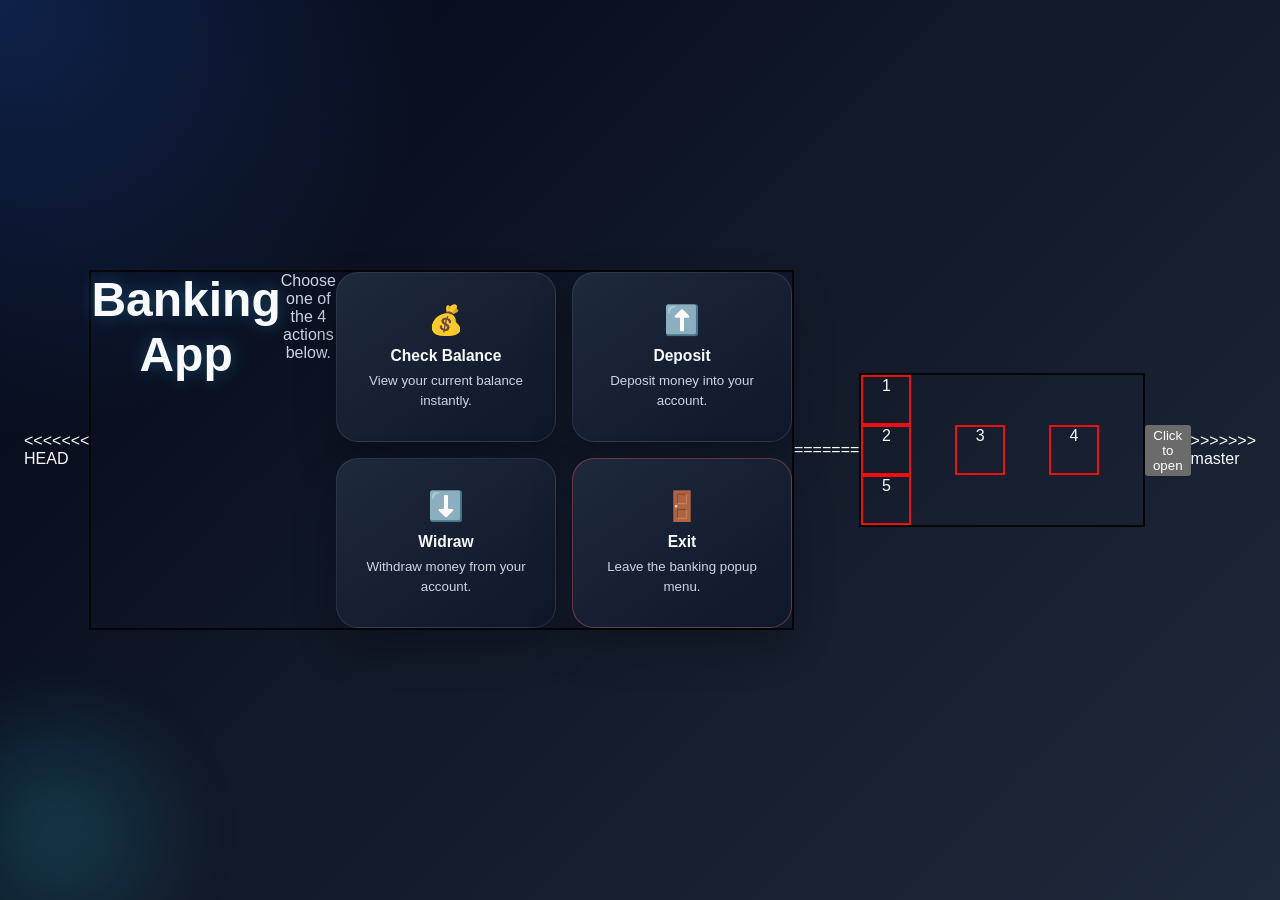
<file: index.html>
<!DOCTYPE html>
<<<<<<< HEAD
<html lang="en">
  <head>
    <meta charset="UTF-8" />
    <meta name="viewport" content="width=device-width, initial-scale=1.0" />
    <title>Banking Popup Website</title>
    <link rel="stylesheet" href="styles.css" />
  </head>
  <body>
    <div class="container">
      <h1>Banking App</h1>
      <p class="subtitle">Choose one of the 4 actions below.</p>

      <div class="card-grid">
        <button type="button" class="feature-card" data-action="checkbalance">
          <span class="icon">💰</span>
          <h3>Check Balance</h3>
          <p>View your current balance instantly.</p>
        </button>

        <button type="button" class="feature-card" data-action="deposit">
          <span class="icon">⬆️</span>
          <h3>Deposit</h3>
          <p>Deposit money into your account.</p>
        </button>

        <button type="button" class="feature-card" data-action="widraw">
          <span class="icon">⬇️</span>
          <h3>Widraw</h3>
          <p>Withdraw money from your account.</p>
        </button>

        <button type="button" class="feature-card exit-card" data-action="exit">
          <span class="icon">🚪</span>
          <h3>Exit</h3>
          <p>Leave the banking popup menu.</p>
        </button>
      </div>
    </div>

    <div class="modal-overlay" id="modalOverlay" hidden>
      <div class="modal-box" role="dialog" aria-modal="true">
        <button class="close-btn" id="closeModal" aria-label="Close">×</button>
        <h2 id="modalTitle">Action</h2>
        <div id="modalContent"></div>
      </div>
    </div>

    <script src="script.js"></script>
  </body>
</html>
=======
<html>
    <head>
        <title> Practice css </title>
      <link rel="stylesheet" href="index2.css">
    </head>
    <body>
<div class ="container">
    <div class="item item1">1</div>
    <div class="item item2">2</div>
    <div class="item item3">3</div>
    <div class="item item4">4</div>
    <div class="item item5">5</div>
</div>
<div class ="button">
<lable>
<button input type ="button"onclick ="window.open('file:///D:/java%20practice/htmlpracticenew.html')">Click to open</button>
</lable>
    </div>
    </body>
</html>
>>>>>>> master
</file>
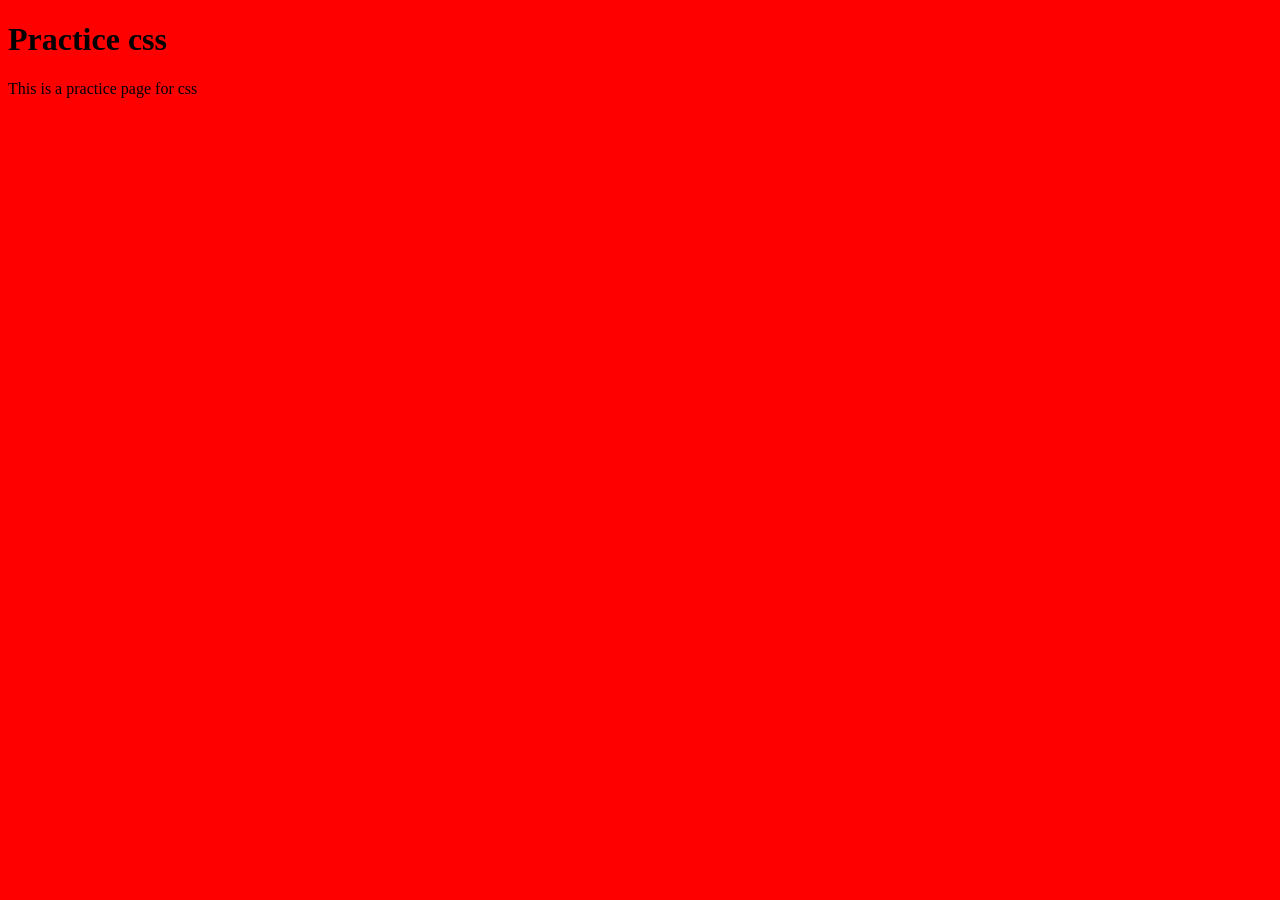
<file: media-query.html>
<!DOCTYPE html>
<html>
    <head>
        <title> Practice css </title>
    </head>
    <body>
        <div class ="container">
            <h1> Practice css </h1>
            <p> This is a practice page for css </p>
        </div>
        <style>
            body{
                background-color: red;
                @media only screen and (max-width: 300px){
                    body{
                        background-color: blue;
                    }
                }
            }
        </style>
</html>
</file>
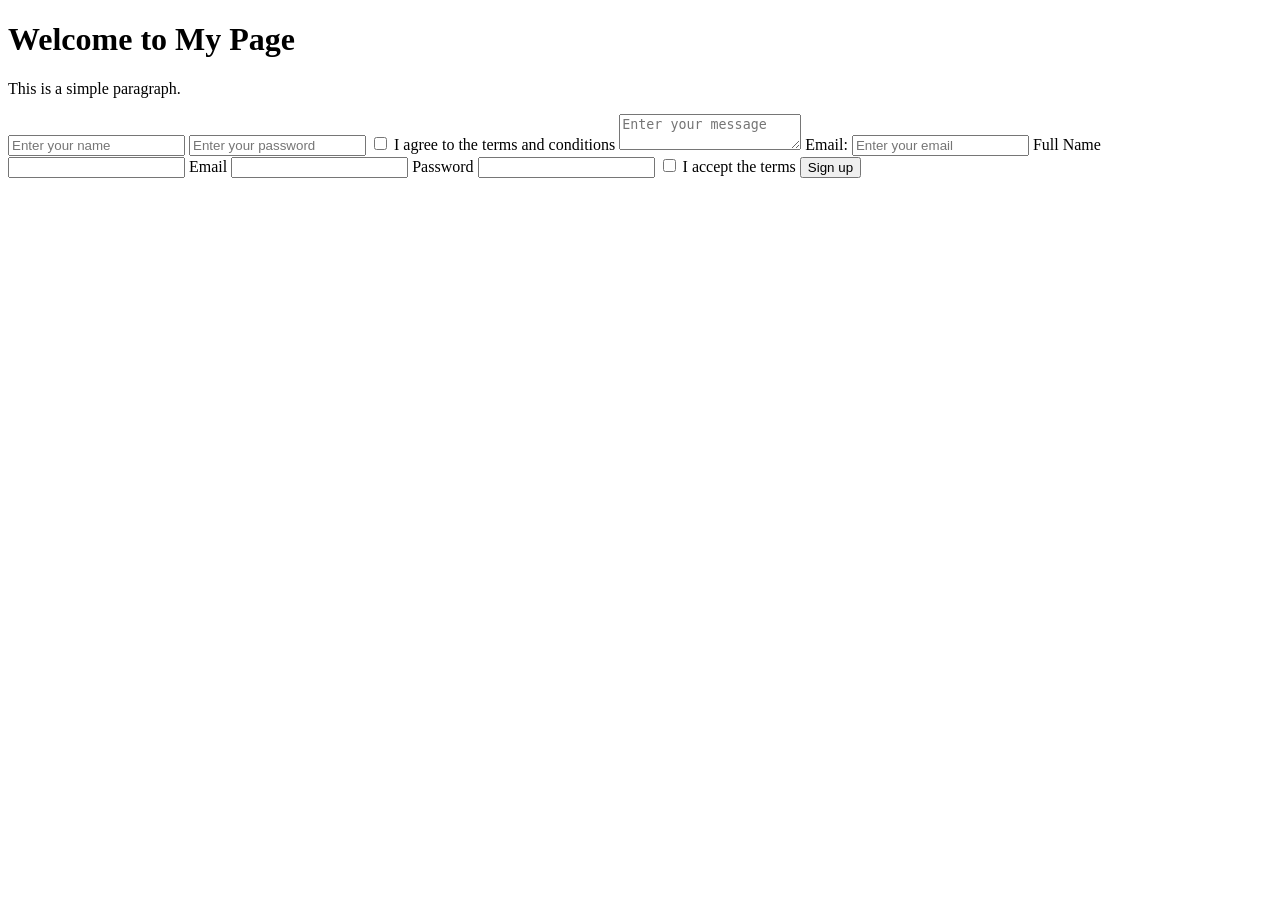
<file: practice3.html>
<!DOCTYPE html>
<html>
    <head>
        <title>My Page</title>
    </head>
    <body>
        <h1>Welcome to My Page</h1>
        <p>This is a simple paragraph.</p>
        <form>
            <input type="text" placeholder="Enter your name">
            <input type="password" placeholder="Enter your password">
            <input type="checkbox" id="terms">
            <label for="terms">I agree to the terms and conditions</label>
            <textarea placeholder="Enter your message"></textarea>
            <label for="user-email">Email:</label>
            <input type="email" id="user-email" placeholder="Enter your email">
            <form>
  <label for="fullname">Full Name</label>
  <input type="text" id="fullname" name="fullname">

  <label for="email">Email</label>
  <input type="email" id="email" name="email" required>

  <label for="password">Password</label>
  <input type="password" id="password" name="password" required minlength="8">

  <label>
    <input type="checkbox" id="terms" name="terms"> I accept the terms
  </label>

  <button type="submit">Sign up</button>
</form>
        </form>
    </body>
</html>
</file>
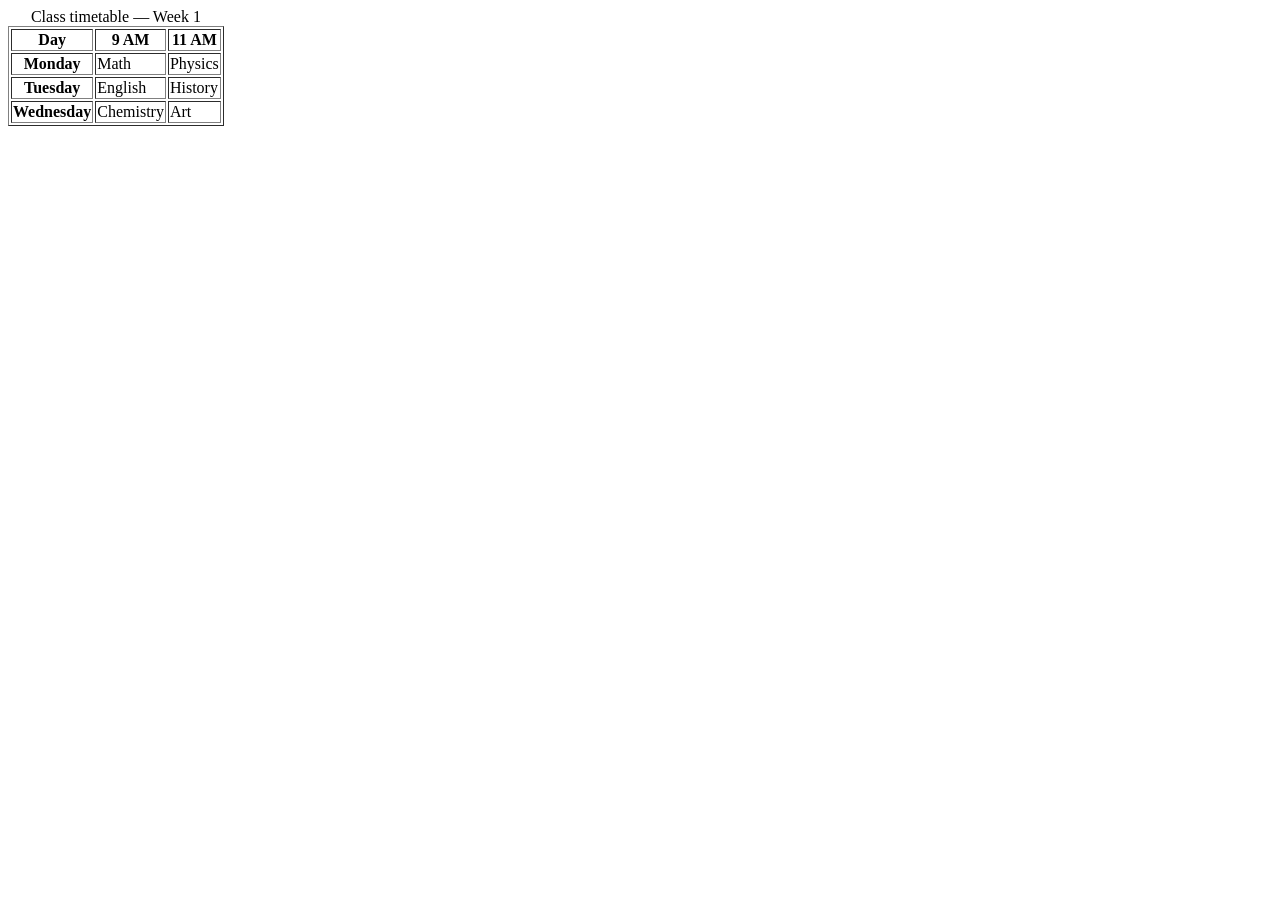
<file: practice4.html>
<!DOCTYPE html>
<html>
    <head>
        <title> vivek
        </title>
    </head>
    <body>
<table border="1">
  <caption>Class timetable — Week 1</caption>
  <thead>
    <tr>
      <th scope="col">Day</th>
      <th scope="col">9 AM</th>
      <th scope="col">11 AM</th>
    </tr>
  </thead>
  <tbody>
    <tr>
      <th scope="row">Monday</th>
      <td>Math</td>
      <td>Physics</td>
    </tr>
    <tr>
      <th scope="row">Tuesday</th>
      <td>English</td>
      <td>History</td>
    </tr>
    <tr>
      <th scope="row">Wednesday</th>
      <td>Chemistry</td>
      <td>Art</td>
    </tr>
  </tbody>
</table>
</file>
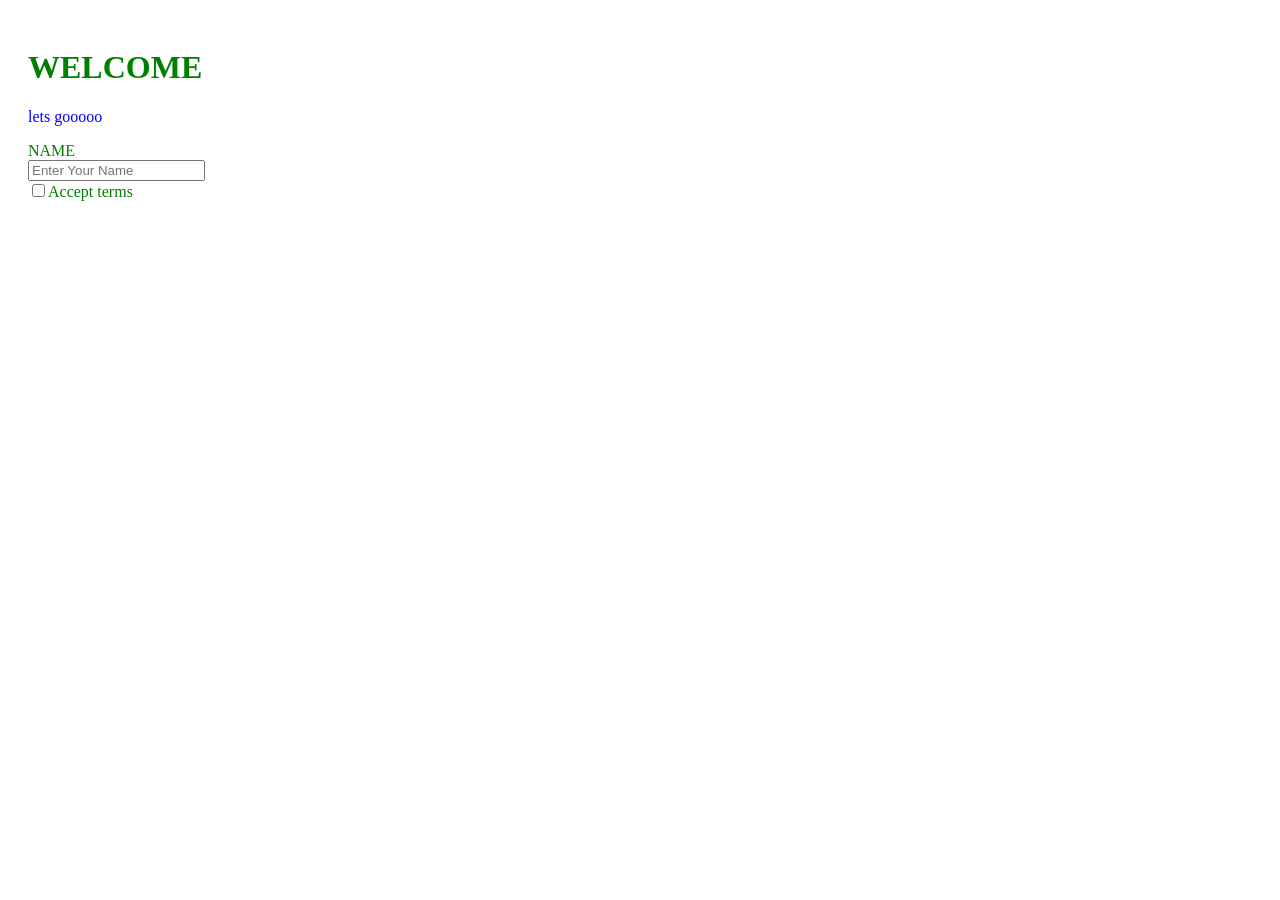
<file: practice5.html>
<!DOCTYPE html>
<html>
    <head>
<title> full practice </title>
<link rel="stylesheet" href="practice.css">
    </head>
    <body>
        <div class ="new">
            <h1> WELCOME</h1>
        <p>lets gooooo </p>
        <lable for="name">NAME</lable>
        <input type="text" name =" name" placeholder="Enter Your Name">
        <lable>
            <input type="checkbox" id="Terms" name="Terms">Accept terms
        </lable>

    </div> 

    </body>
</html>
</file>
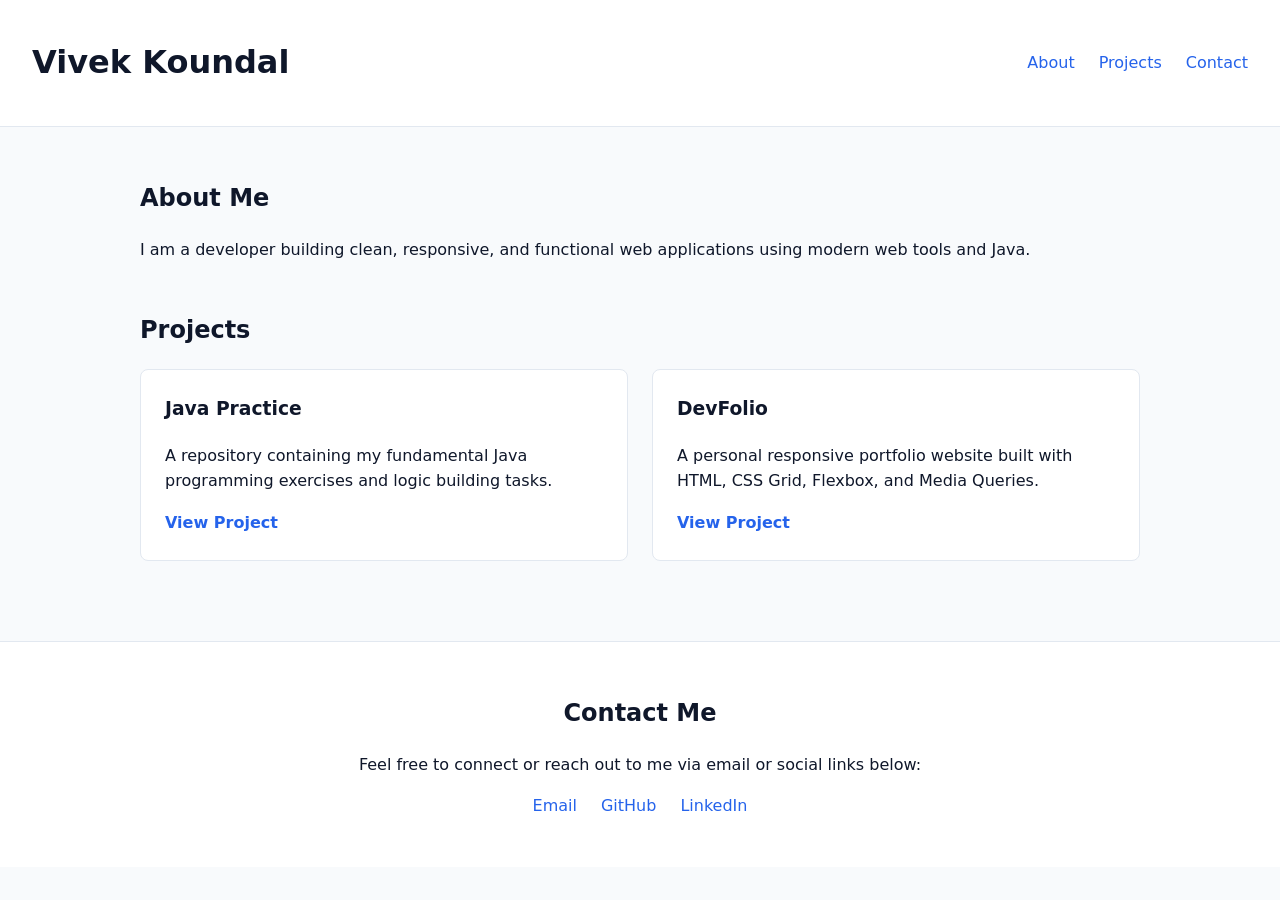
<file: profiledevfolio.html>
<!DOCTYPE html>
<html lang="en">
<head>
  <meta charset="UTF-8">
  <meta name="viewport" content="width=device-width, initial-scale=1.0">
  <title>Vivek Koundal | Portfolio</title>
  <link rel="stylesheet" href="style.css">
</head>
<body>

  <!-- Header Section -->
  <header>
    <h1>Vivek Koundal</h1>
    <nav>
      <ul>
        <li><a href="#about">About</a></li>
        <li><a href="#projects">Projects</a></li>
        <li><a href="#contact">Contact</a></li>
      </ul>
    </nav>
  </header>

  <!-- Main Section -->
  <main>
    <!-- About Section -->
    <section id="about">
      <h2>About Me</h2>
      <p>I am a developer building clean, responsive, and functional web applications using modern web tools and Java.</p>
    </section>

    <!-- Projects Section -->
    <section id="projects">
      <h2>Projects</h2>
      <div class="projects-grid">
        
        <article class="project-card">
          <h3>Java Practice</h3>
          <p>A repository containing my fundamental Java programming exercises and logic building tasks.</p>
          <a href="https://github.com/koundalvivek073-dotcom/java-practice" target="_blank">View Project</a>
        </article>

        <article class="project-card">
          <h3>DevFolio</h3>
          <p>A personal responsive portfolio website built with HTML, CSS Grid, Flexbox, and Media Queries.</p>
          <a href="https://github.com/koundalvivek073-dotcom" target="_blank">View Project</a>
        </article>

      </div>
    </section>
  </main>

  <!-- Contact Section / Footer -->
  <footer id="contact">
    <h2>Contact Me</h2>
    <p>Feel free to connect or reach out to me via email or social links below:</p>
    <ul>
      <li><a href="mailto:koundalvivek073@gmail.com">Email</a></li>
      <li><a href="https://github.com/koundalvivek073-dotcom" target="_blank">GitHub</a></li>
      <li><a href="https://www.linkedin.com/in/vivek-koundal-977b42332/" target="_blank">LinkedIn</a></li>
    </ul>
  </footer>

</body>
</html>
</file>
<file: styles.css>
:root {
  color-scheme: dark;
}

* {
  box-sizing: border-box;
}

body {
  margin: 0;
  font-family: "Segoe UI", Tahoma, Geneva, Verdana, sans-serif;
  background:
    radial-gradient(circle at top left, rgba(59, 130, 246, 0.22), transparent 28%),
    linear-gradient(135deg, #020617 0%, #111827 45%, #1e293b 100%);
  min-height: 100vh;
  display: flex;
  justify-content: center;
  align-items: center;
  color: #f8fafc;
  padding: 1.5rem;
  overflow: hidden;
}

body::before {
  content: "";
  position: fixed;
  inset: auto auto -10% -8%;
  width: 320px;
  height: 320px;
  background: radial-gradient(circle, rgba(34, 211, 238, 0.18), transparent 70%);
  filter: blur(20px);
  pointer-events: none;
}

.container {
  width: min(900px, 100%);
  text-align: center;
  position: relative;
  z-index: 1;
}

h1 {
  margin: 0 0 0.4rem;
  font-size: clamp(2rem, 4vw, 3rem);
  text-shadow: 0 0 18px rgba(56, 189, 248, 0.3);
}

.subtitle {
  margin-top: 0;
  margin-bottom: 1.5rem;
  color: #cbd5e1;
}

.card-grid {
  display: grid;
  grid-template-columns: repeat(2, minmax(220px, 1fr));
  gap: 1rem;
}

.feature-card {
  position: relative;
  border: 1px solid rgba(255, 255, 255, 0.1);
  border-radius: 22px;
  background: linear-gradient(145deg, #1e293b, #0f172a);
  color: #f8fafc;
  padding: 1.2rem;
  min-height: 170px;
  cursor: pointer;
  box-shadow: 0 20px 40px rgba(0, 0, 0, 0.28);
  transform: perspective(800px) rotateX(0deg) rotateY(0deg);
  transition: transform 0.26s ease, box-shadow 0.26s ease, border-color 0.26s ease, background 0.26s ease;
  overflow: hidden;
}

.feature-card::before {
  content: "";
  position: absolute;
  inset: 0;
  background: linear-gradient(120deg, transparent 20%, rgba(255,255,255,0.12) 50%, transparent 80%);
  transform: translateX(-120%);
  transition: transform 0.5s ease;
}

.feature-card:hover {
  transform: perspective(800px) rotateX(-7deg) rotateY(7deg) translateY(-8px);
  box-shadow: 0 24px 50px rgba(34, 211, 238, 0.18);
  border-color: rgba(56, 189, 248, 0.6);
}

.feature-card:hover::before {
  transform: translateX(120%);
}

.feature-card:active {
  transform: perspective(800px) scale(0.98);
}

.exit-card {
  border-color: rgba(248, 113, 113, 0.35);
}

.icon {
  font-size: 1.8rem;
  display: inline-block;
  transform: translateZ(12px);
}

.feature-card h3 {
  margin: 0.6rem 0 0.35rem;
}

.feature-card p {
  margin: 0;
  color: #cbd5e1;
  line-height: 1.5;
}

.modal-overlay {
  position: fixed;
  inset: 0;
  background: rgba(2, 6, 23, 0.78);
  display: flex;
  justify-content: center;
  align-items: center;
  padding: 1rem;
  z-index: 10;
  opacity: 0;
  pointer-events: none;
  transition: opacity 0.22s ease;
}

.modal-overlay.show {
  opacity: 1;
  pointer-events: auto;
}

.modal-box {
  position: relative;
  width: min(460px, 100%);
  background: linear-gradient(145deg, #334155, #0f172a);
  border-radius: 24px;
  padding: 1.4rem;
  box-shadow: 0 25px 60px rgba(0, 0, 0, 0.35);
  border: 1px solid rgba(255, 255, 255, 0.12);
  transform: translateY(10px) scale(0.97);
  transition: transform 0.22s ease;
}

.modal-overlay.show .modal-box {
  transform: translateY(0) scale(1);
}

.close-btn {
  position: absolute;
  top: 12px;
  right: 12px;
  border: none;
  background: #ef4444;
  color: white;
  border-radius: 50%;
  width: 32px;
  height: 32px;
  font-size: 1.2rem;
  cursor: pointer;
}

.modal-box h2 {
  margin-top: 0;
  margin-bottom: 0.8rem;
}

.modal-box p,
.modal-box label {
  color: #e2e8f0;
}

input {
  width: 100%;
  padding: 0.8rem;
  border-radius: 10px;
  border: 1px solid #64748b;
  margin-top: 0.4rem;
  margin-bottom: 0.9rem;
  background: #e2e8f0;
  color: #0f172a;
}

button.submit-btn {
  border: none;
  background: #2563eb;
  color: white;
  font-weight: 600;
  padding: 0.8rem 1rem;
  border-radius: 10px;
  cursor: pointer;
}

button.submit-btn:hover {
  background: #1d4ed8;
}

.result-box {
  background: rgba(15, 23, 42, 0.68);
  padding: 1rem;
  border-radius: 12px;
  margin-top: 0.7rem;
}

@media (max-width: 700px) {
  .card-grid {
    grid-template-columns: 1fr;
  }
}
</file>
<file: index2.css>
.container{
    border : 2px solid rgb(6, 6, 6);
    display: grid;
    grid-template-areas: "nav nav nav"
                         "main main1 main2"
                         "footer footer footer";
                
}
.item1{
    grid-area: nav;
}
.item2{
    grid-area: main;
}
.item3{
    grid-area: main1;
}
.item4{
    grid-area: main2;
}
.item5{
    grid-area: footer;
}

.item{
    border : 2px solid rgb(241, 14, 14);
    width : 50px;
    height : 50px;
}
.button{
    color: lightskyblue;
}
</file>
<file: practice.css>
.new
h1 {color: green;}
p {color: blue;}

.new{
width: 200px; color: rgb(76, 226, 226);
padding: 20px; color: green;
border: 5px; color: bla;
}
</file>
<file: style.css>
/* Color & Type System */
:root {
  --brand: #2563eb;
  --bg: #f8fafc;
  --card-bg: #ffffff;
  --text: #0f172a;
  --text-muted: #475569;
  --border: #e2e8f0;
}

body {
  font-family: system-ui, -apple-system, sans-serif;
  margin: 0;
  padding: 0;
  background-color: var(--bg);
  color: var(--text);
  line-height: 1.6;
}

/* Flexible Images */
img {
  max-width: 100%;
  height: auto;
}

/* Header with Flexbox Layout */
header {
  display: flex;
  justify-content: space-between;
  align-items: center;
  padding: 1rem 2rem;
  background-color: var(--card-bg);
  border-bottom: 1px solid var(--border);
}

header nav ul {
  display: flex;
  list-style: none;
  gap: 1.5rem;
  margin: 0;
  padding: 0;
}

header nav a {
  text-decoration: none;
  color: var(--brand);
  font-weight: 500;
}

/* Main Container */
main {
  max-width: 1000px;
  margin: 0 auto;
  padding: 2rem 1rem;
}

section {
  margin-bottom: 3rem;
}

/* CSS Grid Desktop Layout (Default: Multi-column) */
.projects-grid {
  display: grid;
  grid-template-columns: repeat(2, 1fr);
  gap: 1.5rem;
}

.project-card {
  background-color: var(--card-bg);
  padding: 1.5rem;
  border-radius: 8px;
  border: 1px solid var(--border);
}

.project-card h3 {
  margin-top: 0;
}

.project-card a {
  color: var(--brand);
  text-decoration: none;
  font-weight: 600;
}

/* Footer / Contact Navigation */
footer {
  text-align: center;
  padding: 2rem;
  background-color: var(--card-bg);
  border-top: 1px solid var(--border);
}

footer ul {
  display: flex;
  justify-content: center;
  list-style: none;
  gap: 1.5rem;
  padding: 0;
}

footer a {
  color: var(--brand);
  text-decoration: none;
}

/* Responsive Media Query using max-width */
@media (max-width: 768px) {
  .projects-grid {
    grid-template-columns: 1fr;
  }

  header {
    flex-direction: column;
    gap: 1rem;
  }
}
</file>
